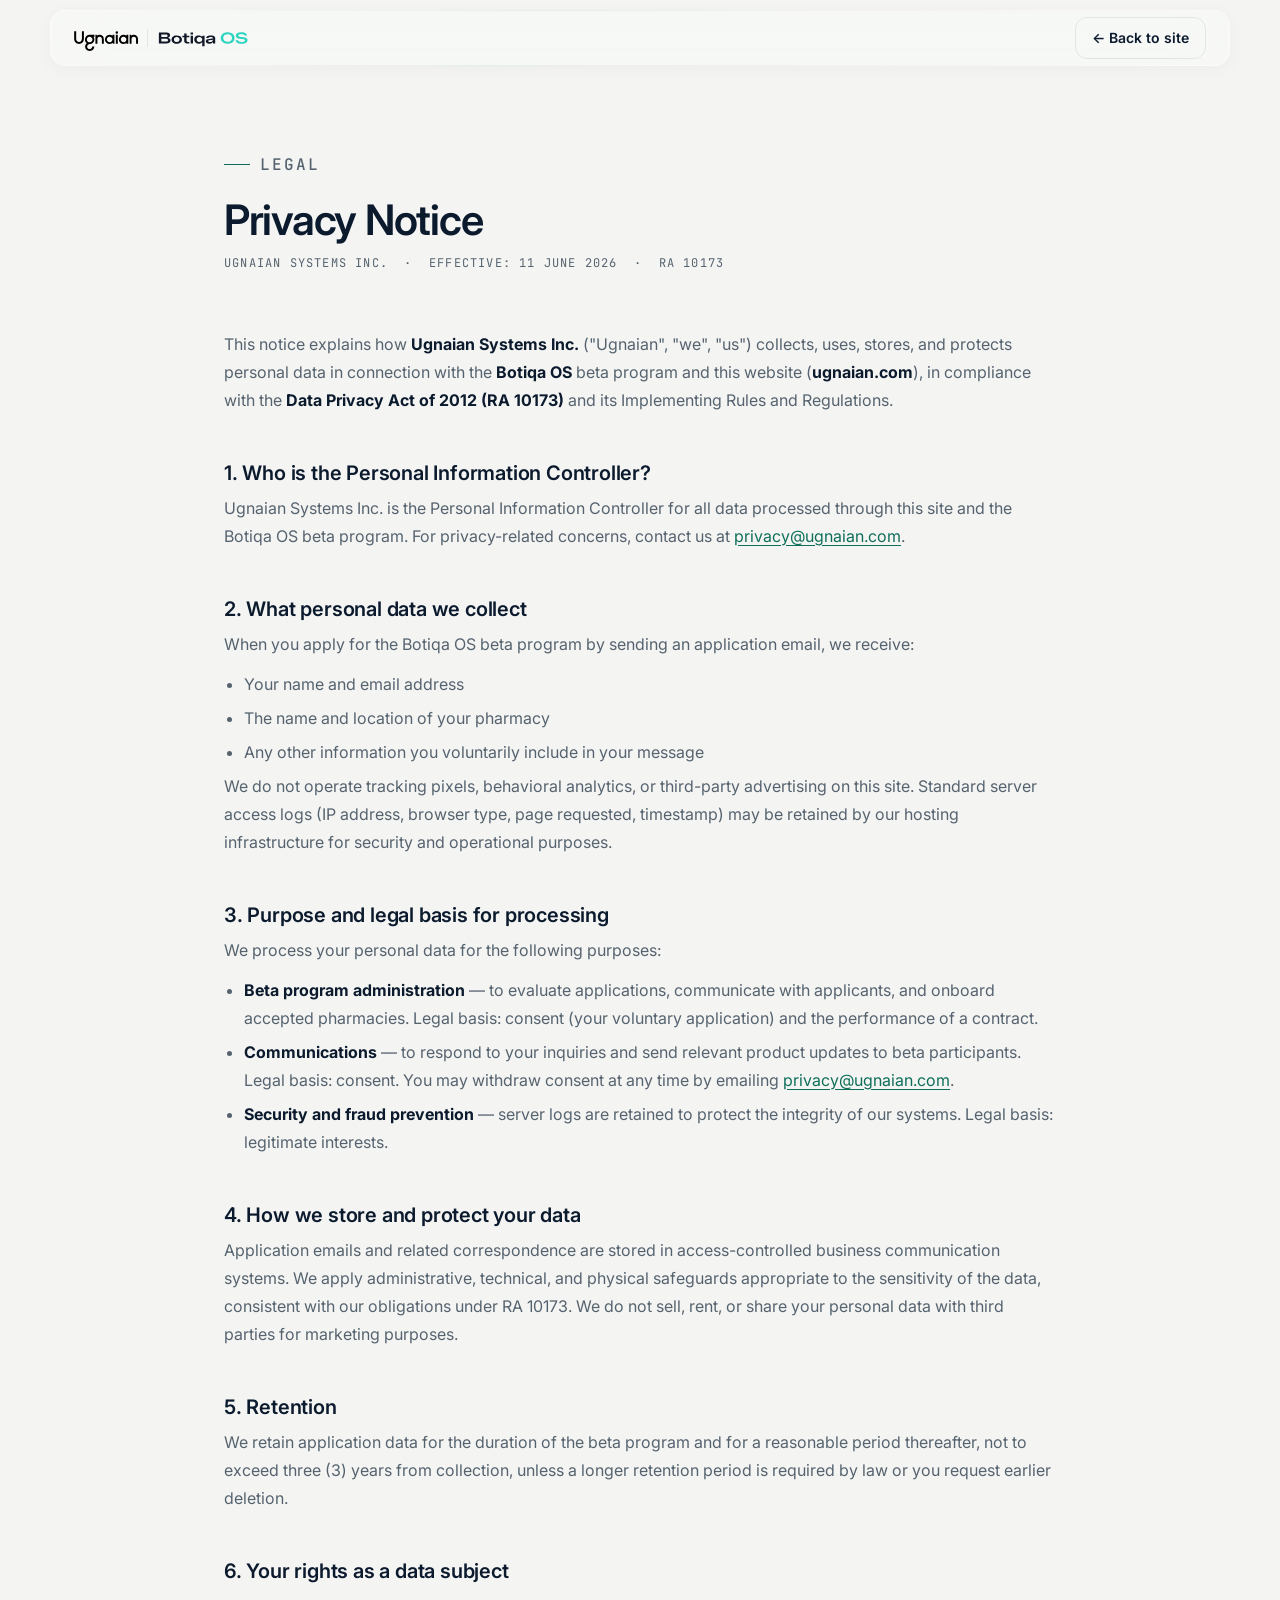
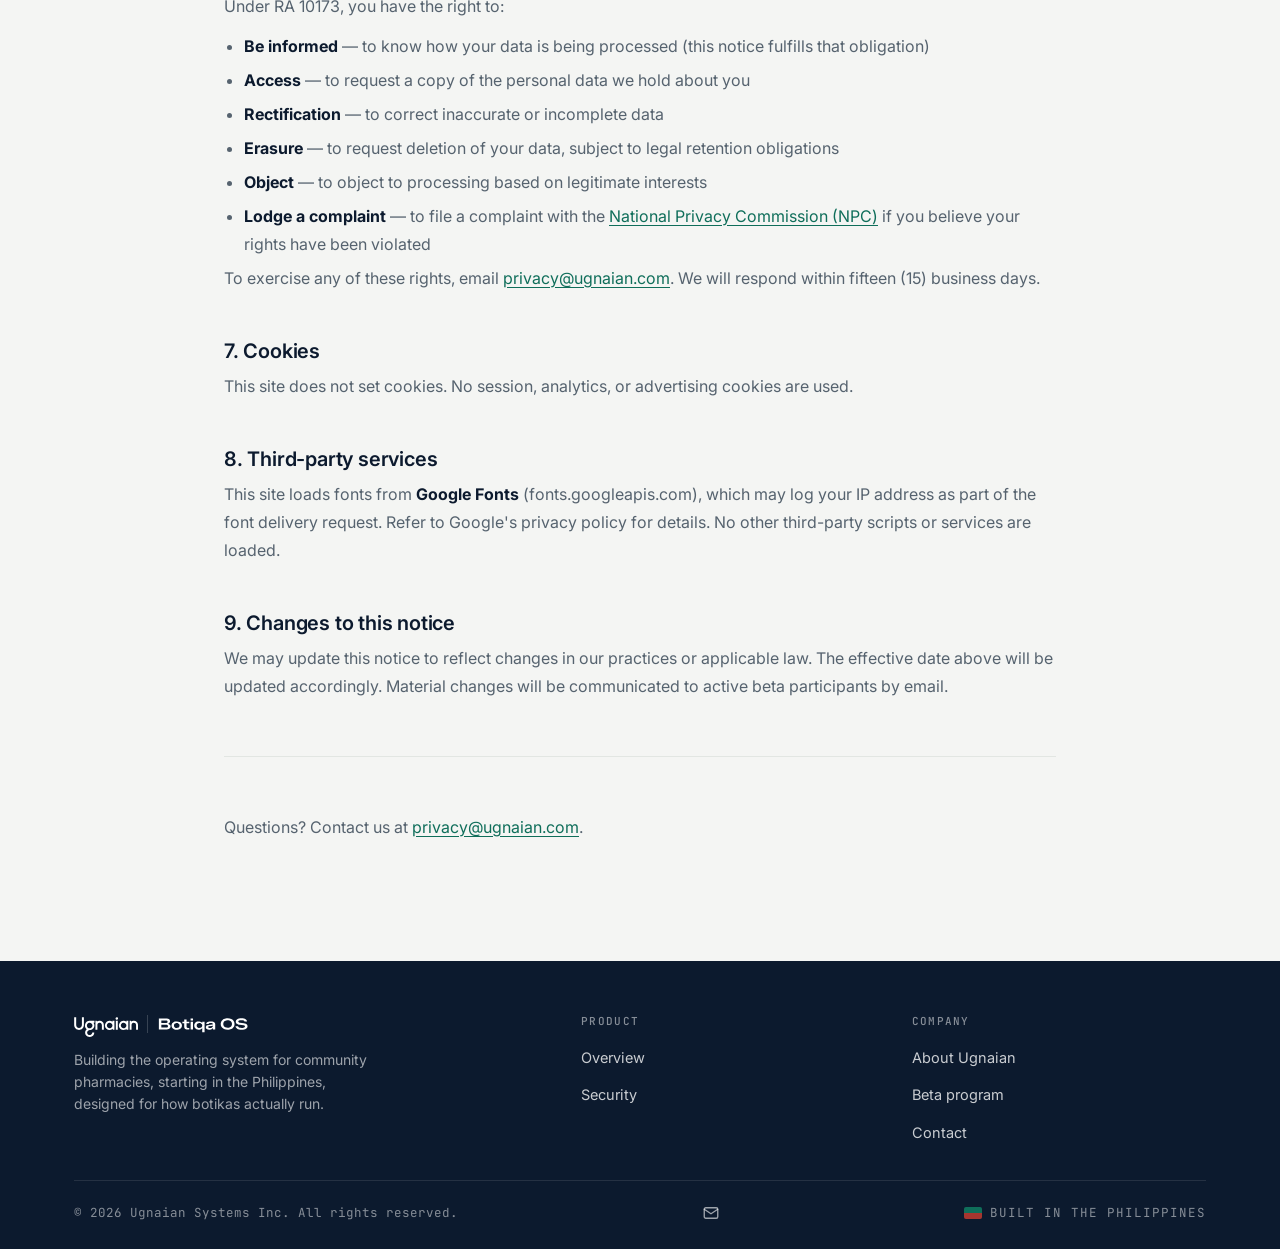
<file: privacy.html>
<!DOCTYPE html>
<html lang="en">

<!-- Mirrored from https://ugnaian.com/botiqaos/privacy.html by HTTrack Website Copier/3.x [XR&CO], Sun, 25 Oct 2026 07:14:23 GMT -->
<!-- Added by HTTrack --><meta http-equiv="content-type" content="text/html;charset=utf-8" /><!-- /Added by HTTrack -->
<head>
<meta charset="UTF-8" />
<meta name="viewport" content="width=device-width, initial-scale=1.0" />
<title>Privacy Notice — Botiqa OS | Ugnaian Systems</title>
<meta name="description" content="Privacy notice for Botiqa OS and ugnaian.com, describing how Ugnaian Systems handles personal data in compliance with the Data Privacy Act of 2012." />
<link rel="canonical" href="https://ugnaian.com/privacy.html" />
<link rel="icon" type="image/svg+xml" href="favicon.svg" />
<link rel="preconnect" href="https://fonts.googleapis.com/" />
<link rel="preconnect" href="https://fonts.gstatic.com/" crossorigin />
<link href="https://fonts.googleapis.com/css2?family=Inter:wght@400;500;600;700&amp;family=JetBrains+Mono:wght@400;500;600&amp;display=swap" rel="stylesheet" />
<link rel="stylesheet" href="styles.css" />
<style>
.privacy-page{padding-block:80px 120px}
.privacy-page h1{font-size:clamp(28px,4vw,42px);margin-bottom:10px;letter-spacing:-.03em}
.privacy-page .meta{font-family:var(--mono);font-size:12px;letter-spacing:.1em;text-transform:uppercase;color:var(--muted);margin-bottom:56px}
.privacy-page h2{font-size:20px;margin:48px 0 10px;letter-spacing:-.01em}
.privacy-page p,.privacy-page li{color:var(--muted);line-height:1.75;font-size:16px}
.privacy-page li{margin-bottom:6px}
.privacy-page ul{margin:12px 0 0 0;padding-left:20px}
.privacy-page a{color:var(--green);text-decoration:underline;text-underline-offset:3px}
.privacy-page strong{color:var(--ink)}
.privacy-page hr{border:none;border-top:1px solid var(--line);margin:56px 0}
.back-link{display:inline-flex;align-items:center;gap:8px;font-size:14px;font-weight:500;color:var(--muted);margin-bottom:40px}
.back-link:hover{color:var(--ink)}
</style>
</head>
<body>

<header class="hdr" id="top">
  <div class="container nav">
    <a class="brand" href="https://ugnaian.com/" aria-label="Botiqa OS — home"><img class="logo" src="images/ugnaian/Ugnaian%20Wordmark%20-%20Light.svg" alt="Ugnaian" /><span class="brand-sep"></span><img class="logo-botiqa" src="images/botiqa/Wordmark.svg" alt="Botiqa OS" /></a>
    <nav class="nav-links" aria-label="Primary"></nav>
    <div class="nav-actions">
      <a href="https://ugnaian.com/" class="btn btn-ghost btn-sm">← Back to site</a>
    </div>
  </div>
</header>

<main>
  <section class="privacy-page">
    <div class="container narrow">

      <p class="eyebrow"><span class="bar"></span>Legal</p>
      <h1>Privacy Notice</h1>
      <p class="meta">Ugnaian Systems Inc. &nbsp;·&nbsp; Effective: 11 June 2026 &nbsp;·&nbsp; RA 10173</p>

      <p>This notice explains how <strong>Ugnaian Systems Inc.</strong> ("Ugnaian", "we", "us") collects, uses, stores, and protects personal data in connection with the <strong>Botiqa OS</strong> beta program and this website (<strong>ugnaian.com</strong>), in compliance with the <strong>Data Privacy Act of 2012 (RA 10173)</strong> and its Implementing Rules and Regulations.</p>

      <h2>1. Who is the Personal Information Controller?</h2>
      <p>Ugnaian Systems Inc. is the Personal Information Controller for all data processed through this site and the Botiqa OS beta program. For privacy-related concerns, contact us at <a href="mailto:privacy@ugnaian.com">privacy@ugnaian.com</a>.</p>

      <h2>2. What personal data we collect</h2>
      <p>When you apply for the Botiqa OS beta program by sending an application email, we receive:</p>
      <ul>
        <li>Your name and email address</li>
        <li>The name and location of your pharmacy</li>
        <li>Any other information you voluntarily include in your message</li>
      </ul>
      <p>We do not operate tracking pixels, behavioral analytics, or third-party advertising on this site. Standard server access logs (IP address, browser type, page requested, timestamp) may be retained by our hosting infrastructure for security and operational purposes.</p>

      <h2>3. Purpose and legal basis for processing</h2>
      <p>We process your personal data for the following purposes:</p>
      <ul>
        <li><strong>Beta program administration</strong> — to evaluate applications, communicate with applicants, and onboard accepted pharmacies. Legal basis: consent (your voluntary application) and the performance of a contract.</li>
        <li><strong>Communications</strong> — to respond to your inquiries and send relevant product updates to beta participants. Legal basis: consent. You may withdraw consent at any time by emailing <a href="mailto:privacy@ugnaian.com">privacy@ugnaian.com</a>.</li>
        <li><strong>Security and fraud prevention</strong> — server logs are retained to protect the integrity of our systems. Legal basis: legitimate interests.</li>
      </ul>

      <h2>4. How we store and protect your data</h2>
      <p>Application emails and related correspondence are stored in access-controlled business communication systems. We apply administrative, technical, and physical safeguards appropriate to the sensitivity of the data, consistent with our obligations under RA 10173. We do not sell, rent, or share your personal data with third parties for marketing purposes.</p>

      <h2>5. Retention</h2>
      <p>We retain application data for the duration of the beta program and for a reasonable period thereafter, not to exceed three (3) years from collection, unless a longer retention period is required by law or you request earlier deletion.</p>

      <h2>6. Your rights as a data subject</h2>
      <p>Under RA 10173, you have the right to:</p>
      <ul>
        <li><strong>Be informed</strong> — to know how your data is being processed (this notice fulfills that obligation)</li>
        <li><strong>Access</strong> — to request a copy of the personal data we hold about you</li>
        <li><strong>Rectification</strong> — to correct inaccurate or incomplete data</li>
        <li><strong>Erasure</strong> — to request deletion of your data, subject to legal retention obligations</li>
        <li><strong>Object</strong> — to object to processing based on legitimate interests</li>
        <li><strong>Lodge a complaint</strong> — to file a complaint with the <a href="https://www.privacy.gov.ph/" target="_blank" rel="noopener">National Privacy Commission (NPC)</a> if you believe your rights have been violated</li>
      </ul>
      <p>To exercise any of these rights, email <a href="mailto:privacy@ugnaian.com">privacy@ugnaian.com</a>. We will respond within fifteen (15) business days.</p>

      <h2>7. Cookies</h2>
      <p>This site does not set cookies. No session, analytics, or advertising cookies are used.</p>

      <h2>8. Third-party services</h2>
      <p>This site loads fonts from <strong>Google Fonts</strong> (fonts.googleapis.com), which may log your IP address as part of the font delivery request. Refer to Google's privacy policy for details. No other third-party scripts or services are loaded.</p>

      <h2>9. Changes to this notice</h2>
      <p>We may update this notice to reflect changes in our practices or applicable law. The effective date above will be updated accordingly. Material changes will be communicated to active beta participants by email.</p>

      <hr />

      <p>Questions? Contact us at <a href="mailto:privacy@ugnaian.com">privacy@ugnaian.com</a>.</p>

    </div>
  </section>
</main>

<footer class="footer">
  <div class="container">
    <div class="footer-grid">
      <div>
        <a class="brand" href="https://ugnaian.com/" ><img class="logo" src="images/ugnaian/Ugnaian%20Wordmark%20-%20Light.svg" alt="Ugnaian" /><span class="brand-sep"></span><img class="logo-botiqa" src="images/botiqa/Wordmark.svg" alt="Botiqa OS" /></a>
        <p class="footer-about">Building the operating system for community pharmacies, starting in the Philippines, designed for how botikas actually run.</p>
      </div>
      <div class="footer-col"><h5>Product</h5><ul><li><a href="https://ugnaian.com/#product">Overview</a></li><li><a href="https://ugnaian.com/#security">Security</a></li></ul></div>
      <div class="footer-col"><h5>Company</h5><ul><li><a href="https://ugnaian.com/#mission">About Ugnaian</a></li><li><a href="https://ugnaian.com/#beta">Beta program</a></li><li><a href="mailto:sales@ugnaian.com">Contact</a></li></ul></div>
    </div>
    <div class="footer-bottom">
      <span>© 2026 Ugnaian Systems Inc. All rights reserved.</span>
      <span class="socials">
        <a href="mailto:sales@ugnaian.com" aria-label="Email us"><svg viewBox="0 0 24 24" fill="none" stroke="currentColor" stroke-width="1.8" stroke-linecap="round" stroke-linejoin="round"><rect x="3" y="5" width="18" height="14" rx="2"/><path d="M3 7l9 6 9-6"/></svg></a>
      </span>
      <span class="made"><span class="ph" aria-hidden="true"></span>BUILT IN THE PHILIPPINES</span>
    </div>
  </div>
</footer>

<script src="script.js"></script>
</body>

<!-- Mirrored from https://ugnaian.com/botiqaos/privacy.html by HTTrack Website Copier/3.x [XR&CO], Sun, 25 Oct 2026 07:14:23 GMT -->
</html>
</file>
<file: styles.css>
:root{
  --ink:#0C1A2E; --ink-2:#15273E;
  --bg:#F4F5F3; --surface:#FFFFFF; --surface-2:#FAFBF9;
  --green:#0F6E5A; --green-soft:#128A71; --green-bg:#E6F2EE;
  --ochre:#C0883C; --ochre-bg:#F7EBD7;
  --amber:#9A6510; --amber-bg:#FBF0DA;
  --red:#A6362F; --red-bg:#F8E5E2;
  --muted:#56636F; --muted-2:#7C8794; --line:#E2E6E2; --line-2:#EEF1ED;
  --display:"Inter",system-ui,sans-serif;
  --sans:"Inter",system-ui,-apple-system,sans-serif;
  --mono:"JetBrains Mono",ui-monospace,Menlo,monospace;
  --maxw:1180px; --gutter:24px; --r:12px; --r-lg:18px;
  --shadow:0 1px 2px rgba(12,26,46,.04);
  --shadow-md:0 12px 40px rgba(12,26,46,.10);
  --shadow-lg:0 30px 80px rgba(12,26,46,.16);
}
*,*::before,*::after{box-sizing:border-box}
html{scroll-behavior:smooth;-webkit-text-size-adjust:100%}
body{margin:0;font-family:var(--sans);background:var(--bg);color:var(--ink);line-height:1.6;font-size:17px;-webkit-font-smoothing:antialiased;overflow-x:hidden}
img,svg{display:block;max-width:100%}
a{color:inherit;text-decoration:none}
h1,h2,h3,h4{margin:0;font-family:var(--display);font-weight:600;line-height:1.1;letter-spacing:-.02em}
p{margin:0}
.container{width:100%;max-width:var(--maxw);margin:0 auto;padding-inline:var(--gutter)}
.container.narrow{max-width:880px}
.section{padding-block:100px}
section[id]{scroll-margin-top:84px}

/* eyebrow / section index */
.eyebrow{font-family:var(--mono);font-size:12px;font-weight:500;letter-spacing:.12em;text-transform:uppercase;color:var(--green);display:inline-flex;align-items:center;gap:10px;margin-bottom:18px}
.eyebrow .bar{width:26px;height:1px;background:var(--green)}
.eyebrow.on-dark{color:var(--ochre)} .eyebrow.on-dark .bar{background:var(--ochre)}
.s-title{font-size:clamp(28px,4.2vw,44px);max-width:20ch;margin-bottom:20px;letter-spacing:-.03em}
.s-lead{color:var(--muted);font-size:clamp(16px,1.6vw,19px);max-width:60ch}
.s-lead strong{color:var(--ink);font-weight:600}

/* buttons */
.btn{display:inline-flex;align-items:center;justify-content:center;gap:9px;font-family:var(--sans);font-weight:600;font-size:15px;padding:13px 24px;border-radius:var(--r);border:1px solid transparent;cursor:pointer;transition:transform .16s,background .16s,border-color .16s,color .16s}
.btn-primary{background:var(--green);color:#fff}
.btn-primary:hover{background:var(--green-soft);transform:translateY(-1px)}
.btn-ghost{background:transparent;color:var(--ink);border-color:var(--line)}
.btn-ghost:hover{border-color:var(--ink)}
.btn-block{width:100%}
.btn .arr{font-family:var(--mono)}

/* status pills */
.pill{font-family:var(--mono);font-size:11.5px;font-weight:600;letter-spacing:.03em;padding:3px 9px;border-radius:999px;display:inline-flex;align-items:center;gap:5px;white-space:nowrap}
.pill::before{content:"";width:6px;height:6px;border-radius:50%}
.pill-ok{background:var(--green-bg);color:var(--green)} .pill-ok::before{background:var(--green)}
.pill-warn{background:var(--ochre-bg);color:var(--amber)} .pill-warn::before{background:var(--ochre)}
.pill-bad{background:var(--red-bg);color:var(--red)} .pill-bad::before{background:var(--red)}
.pill-mute{background:var(--surface-2);color:var(--muted);border:1px solid var(--line)} .pill-mute::before{background:var(--muted-2)}

/* header — floating glass */
@keyframes hdr-glow{0%,100%{opacity:.45}50%{opacity:.9}}
.hdr{position:sticky;top:0;z-index:60;padding:10px 16px 0;background:transparent;pointer-events:none}
.hdr>*{pointer-events:auto}
.nav{display:flex;align-items:center;justify-content:space-between;height:56px;gap:20px;position:relative;border-radius:16px;background:rgba(255,255,255,.3);backdrop-filter:saturate(180%) blur(24px);-webkit-backdrop-filter:saturate(180%) blur(24px);box-shadow:0 0 0 1px rgba(255,255,255,.35) inset,0 4px 20px rgba(12,26,46,.03);transition:background .5s cubic-bezier(.16,1,.3,1),box-shadow .5s cubic-bezier(.16,1,.3,1),border-radius .3s}
.nav::before{content:"";position:absolute;inset:0;border-radius:inherit;padding:1px;background:linear-gradient(135deg,rgba(255,255,255,.7),rgba(15,110,90,.18) 40%,rgba(192,136,60,.12) 70%,rgba(255,255,255,.5));-webkit-mask:linear-gradient(#fff 0 0) content-box,linear-gradient(#fff 0 0);-webkit-mask-composite:xor;mask-composite:exclude;pointer-events:none;opacity:.5;transition:opacity .5s;animation:hdr-glow 6s ease-in-out infinite}
.hdr.scrolled .nav{background:rgba(255,255,255,.6);box-shadow:0 0 0 1px rgba(255,255,255,.6) inset,0 12px 40px rgba(12,26,46,.08),0 1px 3px rgba(12,26,46,.04)}
.hdr.scrolled .nav::before{opacity:1;animation:none}
.hdr:has(.mmenu.open) .nav{border-radius:16px 16px 0 0}
.brand{display:flex;align-items:center;gap:9px;font-family:var(--display);font-weight:700;font-size:18px;letter-spacing:-.03em;color:var(--ink);position:relative}
.brand .logo{height:22px;width:auto;flex:0 0 auto;transform:translateY(3px)}
.brand-sep{width:1px;height:18px;background:var(--line);flex:0 0 auto}
.brand .logo-botiqa{height:18px;width:auto;flex:0 0 auto;transform:translateY(1px)}
.nav-links{display:flex;align-items:center;gap:26px;position:relative}
.nav-links a{font-size:14.5px;color:var(--muted);font-weight:500;transition:color .15s}
.nav-links a:hover{color:var(--ink)}
.nav-actions{display:flex;align-items:center;gap:10px;position:relative}
.nav-actions .btn{padding:9px 16px;font-size:14px}
.burger{display:none;flex-direction:column;gap:5px;background:none;border:none;cursor:pointer;padding:8px;position:relative}
.burger span{width:22px;height:2px;background:var(--ink);transition:.2s}
.burger[aria-expanded="true"] span:nth-child(1){transform:translateY(7px) rotate(45deg)}
.burger[aria-expanded="true"] span:nth-child(2){opacity:0}
.burger[aria-expanded="true"] span:nth-child(3){transform:translateY(-7px) rotate(-45deg)}
.mmenu{display:none;flex-direction:column;gap:4px;padding:14px var(--gutter) 20px;background:rgba(255,255,255,.6);backdrop-filter:saturate(180%) blur(24px);-webkit-backdrop-filter:saturate(180%) blur(24px);border-radius:0 0 16px 16px;border:1px solid rgba(226,230,226,.3);border-top:1px solid var(--line-2);box-shadow:0 12px 32px rgba(12,26,46,.08)}
.mmenu.open{display:flex}
.mmenu a:not(.btn){padding:10px 0;color:var(--muted);font-weight:500}
.mmenu a:not(.btn):hover{color:var(--ink)}
.mmenu .btn{margin-top:8px}

/* hero */
.hero{padding-block:72px 92px;position:relative;overflow:hidden}
.hero::before{content:"";position:absolute;inset:0;z-index:0;background:radial-gradient(900px 460px at 80% 6%,rgba(15,110,90,.07),transparent 60%)}
.hero-grid{position:relative;z-index:1;display:grid;grid-template-columns:1fr 1.05fr;gap:52px;align-items:center}
.status-tag{display:inline-flex;align-items:center;gap:8px;font-family:var(--mono);font-size:12px;font-weight:500;color:var(--green);background:var(--green-bg);padding:6px 12px;border-radius:999px;margin-bottom:22px}
.status-tag .dot{width:7px;height:7px;border-radius:50%;background:var(--green)}
.hero-title{font-size:clamp(36px,5vw,57px);letter-spacing:-.04em;margin-bottom:20px;max-width:14ch}
.hero-sub{color:var(--muted);font-size:clamp(17px,1.6vw,20px);max-width:50ch}
.hero-actions{display:flex;gap:13px;margin-top:32px;flex-wrap:wrap}
.hero-note{margin-top:18px;font-size:14px;color:var(--muted)}
.hero-stats{display:flex;gap:30px;margin-top:32px;flex-wrap:wrap}
.hero-stat .v{font-family:var(--display);font-weight:700;font-size:26px;letter-spacing:-.02em}
.hero-stat .k{font-family:var(--mono);font-size:11px;letter-spacing:.06em;text-transform:uppercase;color:var(--muted);margin-top:2px}

/* generic panel */
.panel{background:var(--surface);border:1px solid var(--line);border-radius:var(--r-lg);box-shadow:var(--shadow-lg);overflow:hidden}
.panel-bar{display:flex;align-items:center;justify-content:space-between;padding:12px 16px;border-bottom:1px solid var(--line-2);background:var(--surface-2);font-family:var(--mono);font-size:12px;color:var(--muted)}
.panel-bar .left{display:flex;align-items:center;gap:8px;color:var(--ink);font-weight:600}
.panel-bar .chip{width:18px;height:18px;border-radius:5px;background:var(--green);display:grid;place-items:center;overflow:hidden}
.panel-bar .chip img{width:14px;height:14px}

/* hero dashboard */
.dash{padding:16px}
.dash-head{display:flex;align-items:flex-start;justify-content:space-between;margin-bottom:14px}
.dash-head h3{font-size:18px}
.dash-head .meta{font-family:var(--mono);font-size:11px;color:var(--muted);margin-top:3px}
.dash-head .branch{font-family:var(--mono);font-size:11px;color:var(--green);background:var(--green-bg);padding:4px 9px;border-radius:7px}
.dash-tiles{display:grid;grid-template-columns:repeat(3,1fr);gap:10px;margin-bottom:14px}
.dtile{background:var(--surface-2);border:1px solid var(--line);border-radius:11px;padding:11px 12px}
.dtile .k{font-family:var(--mono);font-size:9.5px;letter-spacing:.05em;text-transform:uppercase;color:var(--muted)}
.dtile .v{font-family:var(--display);font-weight:600;font-size:19px;margin-top:4px}
.dtile .d{font-family:var(--mono);font-size:10px;margin-top:2px}
.dtile .d.up{color:var(--green)} .dtile .d.warn{color:var(--amber)}
.abc{margin-bottom:14px}
.abc .lbl{display:flex;align-items:center;justify-content:space-between;font-family:var(--mono);font-size:10.5px;letter-spacing:.05em;text-transform:uppercase;color:var(--muted);margin-bottom:7px}
.abc-bar{display:flex;height:10px;border-radius:6px;overflow:hidden}
.abc-bar i{display:block;height:100%}
.abc-bar .a{background:var(--green);flex:0 0 78.4%} .abc-bar .b{background:var(--ochre);flex:0 0 17.1%} .abc-bar .c{background:var(--muted-2);flex:0 0 4.5%}
.abc-key{display:flex;gap:14px;margin-top:8px;font-family:var(--mono);font-size:10.5px;color:var(--muted)}
.abc-key b{color:var(--ink)}
.movers .mhdr{font-family:var(--mono);font-size:10.5px;letter-spacing:.05em;text-transform:uppercase;color:var(--muted);margin-bottom:7px}
.movers .row{display:flex;align-items:center;justify-content:space-between;padding:6px 0;border-top:1px solid var(--line-2);font-size:13px}
.movers .row .q{font-family:var(--mono);font-weight:600;color:var(--green)}
.panel-caption{font-family:var(--mono);font-size:11px;letter-spacing:.04em;color:var(--muted-2);text-align:right;margin-top:10px}

/* trust strip */
.trust{border-block:1px solid var(--line);background:var(--surface)}
.trust .row{display:grid;grid-template-columns:repeat(3,auto);gap:12px 40px;justify-content:center;padding-block:24px}
.trust .item{display:inline-flex;align-items:center;gap:9px;font-size:13.5px;color:var(--muted);font-weight:500}
.trust .item .tk{width:6px;height:6px;border-radius:50%;background:var(--green)}

/* problem */
.problem{background:var(--bg)}
.problem-grid{display:grid;grid-template-columns:repeat(3,1fr);gap:1px;background:var(--line-2);border:1px solid var(--line-2);border-radius:var(--r-lg);overflow:hidden;margin-top:52px}
.pcard{background:var(--surface);padding:30px 26px}
.pcard .tag{font-family:var(--mono);font-size:11px;letter-spacing:.04em;color:var(--ochre);margin-bottom:14px}
.pcard h3{font-size:18px;margin-bottom:10px}
.pcard p{color:var(--muted);font-size:15px}
.pcard strong{color:var(--ink);font-weight:600}

/* solution */
.solution{background:var(--surface);border-block:1px solid var(--line)}
.frow{display:grid;grid-template-columns:1.05fr .95fr;gap:56px;align-items:center;margin-top:52px}
.frow .fmedia{order:2}
.feat-tag{font-family:var(--mono);font-size:11.5px;letter-spacing:.04em;color:var(--green);margin-bottom:14px}
.frow h3{font-size:clamp(22px,2.6vw,30px);margin-bottom:16px;letter-spacing:-.02em}
.metric-row{display:flex;gap:26px;margin-top:24px;flex-wrap:wrap}
.metric .v{font-family:var(--display);font-weight:700;font-size:22px;color:var(--green)}
.metric .k{font-size:13px;color:var(--muted);max-width:22ch}
.mini{background:var(--surface);border:1px solid var(--line);border-radius:var(--r-lg);box-shadow:var(--shadow-md);overflow:hidden}
.mini .mini-bar{padding:12px 16px;border-bottom:1px solid var(--line-2);background:var(--surface-2);font-family:var(--mono);font-size:12px;font-weight:600;color:var(--ink);display:flex;justify-content:space-between}
.mini .mini-bar .mut{color:var(--muted);font-weight:500}
.abcrows{padding:16px}
.abcrow{display:grid;grid-template-columns:24px 1fr auto;gap:12px;align-items:center;padding:11px 0;border-bottom:1px solid var(--line-2)}
.abcrow:last-child{border-bottom:none}
.abcrow .g{font-family:var(--display);font-weight:700;font-size:15px;width:26px;height:26px;display:grid;place-items:center;border-radius:7px;color:#fff}
.abcrow .g.a{background:var(--green)} .abcrow .g.b{background:var(--ochre)} .abcrow .g.c{background:var(--muted-2)}
.abcrow .track{height:8px;background:var(--surface-2);border-radius:5px;overflow:hidden}
.abcrow .track i{display:block;height:100%;border-radius:5px}
.abcrow .track i.a{width:82%;background:var(--green)} .abcrow .track i.b{width:34%;background:var(--ochre)} .abcrow .track i.c{width:11%;background:var(--muted-2)}
.abcrow .val{font-family:var(--mono);font-weight:600;font-size:13px}
.abc-foot{padding:11px 16px;border-top:1px solid var(--line-2);font-family:var(--mono);font-size:11px;color:var(--muted);display:flex;justify-content:space-between;background:var(--surface-2)}

/* capability grid */
.cap-wrap{margin-top:64px}
.cap-head{font-family:var(--mono);font-size:12px;letter-spacing:.1em;text-transform:uppercase;color:var(--muted);margin-bottom:24px;display:flex;align-items:center;gap:10px}
.cap-head .bar{flex:1;height:1px;background:var(--line)}
.cap-grid{display:grid;grid-template-columns:repeat(3,1fr);gap:1px;background:var(--line-2);border:1px solid var(--line-2);border-radius:var(--r-lg);overflow:hidden}
.cap{background:var(--surface);padding:24px 22px}
.cap h4{font-size:15.5px;margin-bottom:7px;font-family:var(--display)}
.cap p{color:var(--muted);font-size:13.5px;line-height:1.5}

/* mission */
.mission{background:var(--ink);color:#fff}
.mission .s-lead{color:rgba(255,255,255,.72)} .mission .s-lead strong{color:#fff}
.mgrid{display:grid;grid-template-columns:1.05fr .95fr;gap:64px;align-items:start}
.mquote{font-family:var(--display);font-size:clamp(26px,3.4vw,38px);font-weight:600;letter-spacing:-.03em;line-height:1.16;margin:0 0 20px;color:#fff}
.founder{display:flex;align-items:center;gap:14px;margin-top:30px;padding-top:26px;border-top:1px solid rgba(255,255,255,.14)}
.avatar{width:54px;height:54px;border-radius:50%;background:linear-gradient(135deg,var(--ochre),#8E5E22);display:grid;place-items:center;font-family:var(--display);font-weight:700;color:#fff;font-size:19px;flex:0 0 auto;overflow:hidden}
.avatar img{width:100%;height:100%;object-fit:cover}
.founder .nm{display:flex;flex-direction:column}
.founder .nm b{color:#fff} .founder .nm span{color:rgba(255,255,255,.6);font-size:14px}
.principles{list-style:none;margin:0;padding:0;display:flex;flex-direction:column;gap:24px}
.principles li{display:flex;gap:18px}
.pnum{flex:0 0 auto;width:40px;height:40px;display:grid;place-items:center;border-radius:11px;border:1px solid rgba(192,136,60,.55);color:var(--ochre);font-family:var(--mono);font-weight:600;font-size:15px}
.principles h3{color:#fff;font-size:18px;margin-bottom:6px} .principles p{color:rgba(255,255,255,.66);font-size:15px}

/* beta */
.beta{background:var(--bg)}
.bgrid{display:grid;grid-template-columns:1fr 1fr;gap:56px;align-items:start}
.checks{list-style:none;padding:0;margin:24px 0 0;display:grid;gap:11px}
.checks li{position:relative;padding-left:30px;font-size:15px}
.checks li::before{content:"";position:absolute;left:0;top:4px;width:19px;height:19px;border-radius:6px;background:var(--green);background-image:url("data:image/svg+xml,%3Csvg xmlns='http://www.w3.org/2000/svg' width='13' height='13' viewBox='0 0 12 12'%3E%3Cpath d='M2 6.4L4.6 9L10 3' stroke='white' stroke-width='1.9' fill='none' stroke-linecap='round' stroke-linejoin='round'/%3E%3C/svg%3E");background-repeat:no-repeat;background-position:center}
.seats{margin-top:32px;padding:18px 20px;background:var(--surface);border:1px solid var(--line);border-radius:var(--r);display:flex;align-items:center;gap:16px}
.seats .n{font-family:var(--display);font-weight:700;font-size:34px;color:var(--green);line-height:1}
.seats .t{font-size:14px;color:var(--muted)}
.apply-card{background:var(--surface);border:1px solid var(--line);border-radius:var(--r-lg);box-shadow:var(--shadow-md);overflow:hidden}
.apply-head{display:flex;align-items:center;gap:9px;padding:13px 18px;border-bottom:1px solid var(--line-2);background:var(--surface-2);font-family:var(--mono);font-size:12px;font-weight:600;color:var(--ink)}
.apply-dot{width:9px;height:9px;border-radius:50%;background:var(--green);box-shadow:0 0 0 4px var(--green-bg);flex:0 0 auto}
.apply-body{padding:24px}
.arow{display:flex;align-items:center;gap:14px;padding:13px 0;border-bottom:1px solid var(--line-2)}
.arow:first-of-type{padding-top:0}
.arow .ak{font-family:var(--mono);font-size:11px;letter-spacing:.06em;text-transform:uppercase;color:var(--muted);width:62px;flex:0 0 auto}
.arow .av{font-size:15px;color:var(--ink)}
.addr{display:inline-flex;align-items:center;gap:11px;font-family:var(--mono);font-size:15px;font-weight:600;color:var(--green);background:none;border:none;padding:0;cursor:pointer}
.addr .ctag{font-family:var(--sans);font-size:11px;font-weight:600;color:var(--muted);background:var(--surface-2);border:1px solid var(--line);padding:2px 9px;border-radius:999px;transition:color .15s,border-color .15s}
.addr:hover .ctag{border-color:var(--green);color:var(--green)}
.ainclude{padding:18px 0 2px}
.ainclude .ail{font-size:14px;color:var(--ink);font-weight:600}
.ainclude ul{list-style:none;margin:12px 0 0;padding:0;display:grid;gap:9px}
.ainclude li{position:relative;padding-left:22px;font-size:14px;color:var(--muted)}
.ainclude li::before{content:"";position:absolute;left:0;top:8px;width:6px;height:6px;border-radius:50%;background:var(--ochre)}
#emailBtn{margin-top:20px}
.apply-foot{margin-top:14px;font-size:12.5px;color:var(--muted)}
/* security */
.security{background:var(--surface);border-block:1px solid var(--line)}
.sec-badge{display:inline-flex;align-items:center;gap:7px;font-family:var(--mono);font-size:11px;letter-spacing:.08em;text-transform:uppercase;color:var(--green);background:var(--green-bg);padding:6px 12px;border-radius:999px;margin-bottom:18px}
.privacy-grid{display:grid;grid-template-columns:repeat(2,1fr);gap:22px;margin-top:50px}
.privcard{border:1px solid var(--line);border-radius:var(--r-lg);padding:28px;background:var(--surface-2)}
.privcard .ic{width:38px;height:38px;border-radius:10px;background:var(--green-bg);display:grid;place-items:center;margin-bottom:16px}
.privcard h3{font-size:17px;margin-bottom:10px} .privcard p{color:var(--muted);font-size:14.5px}

/* roadmap */
.roadmap{background:var(--bg)}
.road-grid{display:grid;grid-template-columns:repeat(3,1fr);gap:18px;margin-top:50px}
.road{background:var(--surface);border:1px solid var(--line);border-radius:var(--r-lg);padding:24px;display:flex;flex-direction:column;gap:12px}
.road-top{display:flex;align-items:center;justify-content:space-between}
.road .m{font-family:var(--mono);font-size:12px;font-weight:600;color:var(--muted-2)}
.road h3{font-size:18px} .road p{color:var(--muted);font-size:14px}


/* final cta */
.closing{background:var(--surface);border-top:1px solid var(--line);text-align:center}
.closing .ct{font-family:var(--display);font-size:clamp(30px,4.4vw,46px);letter-spacing:-.03em;margin-bottom:18px;max-width:22ch;margin-inline:auto}
.closing .s-lead{margin:0 auto 30px}
.closing .hero-actions{justify-content:center}

/* faq */
.faq{background:var(--bg)}
.faq-list{margin-top:48px;border-top:1px solid var(--line)}
.faq-item{border-bottom:1px solid var(--line)}
.faq-q{width:100%;display:flex;align-items:center;justify-content:space-between;gap:16px;text-align:left;background:none;border:none;padding:22px 4px;font-family:var(--display);font-weight:600;font-size:18px;color:var(--ink);letter-spacing:-.01em}
.faq-q .ico{flex:0 0 auto;width:22px;height:22px;color:var(--green);transition:transform .25s}
.faq-item.open .faq-q .ico{transform:rotate(45deg)}
.faq-a{max-height:0;overflow:hidden;transition:max-height .3s ease}
.faq-a-inner{padding:0 4px 22px;color:var(--muted);font-size:15.5px;max-width:74ch}
.faq-item.open .faq-a{max-height:340px}

/* footer */
.footer{background:var(--ink);color:rgba(255,255,255,.7);padding-block:0 26px}
.footer-grid{display:grid;grid-template-columns:1.6fr 1fr 1fr;gap:36px;padding-block:52px 34px;border-bottom:1px solid rgba(255,255,255,.1)}
.footer .brand{color:#fff;margin-bottom:14px}
.footer .logo{filter:brightness(0) invert(1)}
.footer .brand-sep{background:rgba(255,255,255,.18)}
.footer .logo-botiqa{filter:brightness(0) invert(1)}
.footer-about{max-width:34ch;font-size:14px;color:rgba(255,255,255,.6)}
.footer-col h5{font-family:var(--mono);font-size:11px;text-transform:uppercase;letter-spacing:.12em;color:rgba(255,255,255,.5);margin:0 0 14px;font-weight:500}
.footer-col ul{list-style:none;margin:0;padding:0;display:grid;gap:10px}
.footer-col a{color:rgba(255,255,255,.78);font-size:14.5px} .footer-col a:hover{color:#fff}
.footer-bottom{display:flex;align-items:center;justify-content:space-between;flex-wrap:wrap;gap:16px;padding-top:22px;font-family:var(--mono);font-size:12.5px;color:rgba(255,255,255,.5)}
.socials{display:flex;gap:14px}
.socials a{color:rgba(255,255,255,.6)} .socials a:hover{color:#fff}
.socials svg{width:18px;height:18px}
.made{display:inline-flex;align-items:center;gap:8px;letter-spacing:.08em}
.made .ph{width:18px;height:12px;border-radius:2px;background:linear-gradient(180deg,#0F6E5A 50%,#A6362F 50%);position:relative}

/* reveal */
.reveal{opacity:0;transform:translateY(30px);transition:opacity .15s ease-out,transform .15s ease-out;will-change:opacity,transform}

/* responsive */
@media(max-width:900px){
  .nav-links,.nav-actions{display:none} .burger{display:flex}
  .hero-grid,.mgrid,.bgrid{grid-template-columns:1fr;gap:42px}
  .frow,.frow .fmedia{grid-template-columns:1fr;gap:36px} .frow .fmedia{order:0}
  .problem-grid,.cap-grid,.road-grid{grid-template-columns:repeat(2,1fr)}
  .privacy-grid{grid-template-columns:1fr}
  .footer-grid{grid-template-columns:1fr 1fr}
}
@media(max-width:600px){
  .section{padding-block:66px} .hero{padding-block:48px 60px}
  .trust .row{grid-template-columns:repeat(2,auto);gap:10px 24px}
  .problem-grid,.cap-grid,.road-grid{grid-template-columns:1fr}
  .apply-body{padding:18px}
  .dash-tiles{grid-template-columns:1fr 1fr} .footer-grid{grid-template-columns:1fr}
}
:focus-visible{outline:2px solid var(--green);outline-offset:2px}
[tabindex="-1"]:focus{outline:none}
@media(prefers-reduced-motion:reduce){html{scroll-behavior:auto}*,*::before,*::after{transition:none!important;animation:none!important}.reveal{opacity:1!important;transform:none!important}}
</file>
